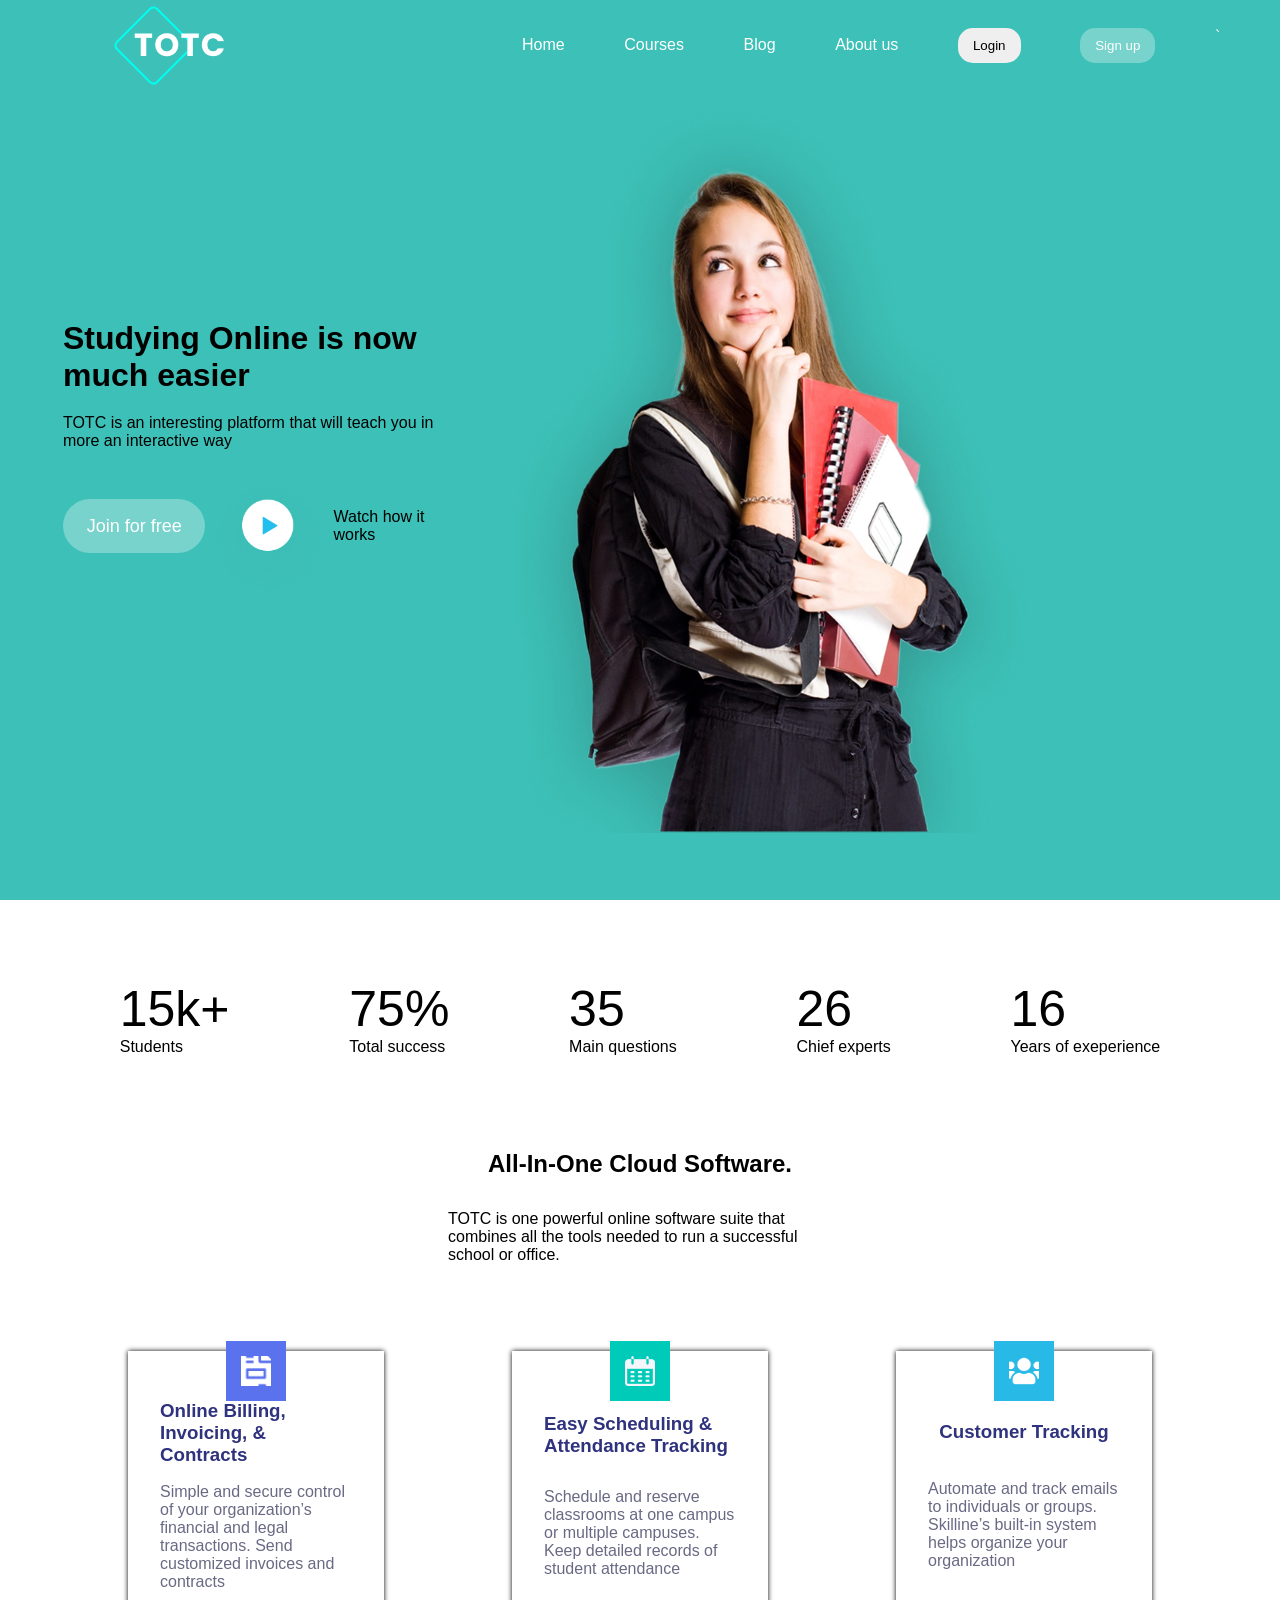
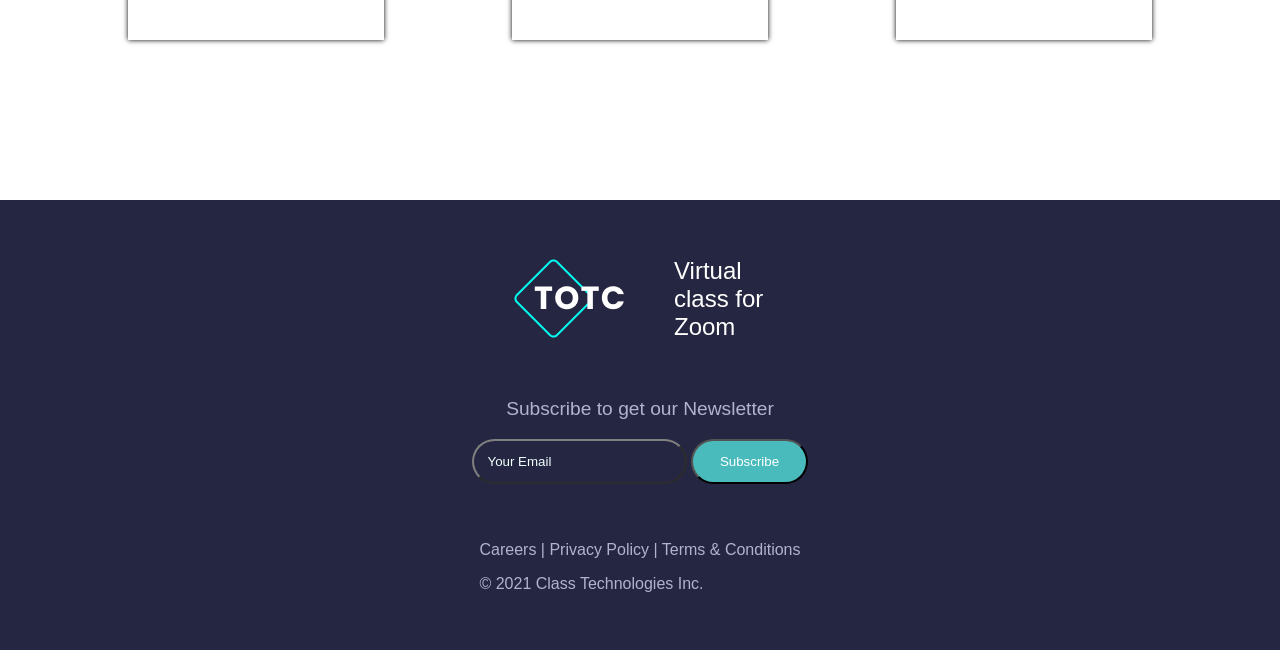
<file: index.html>
<html>
<link rel="stylesheet" href="index.css">

<body>
    <div class="landing">
        <div class="header">
            <div id="logo">
                <img src="/images/Group 112.png" alt="">
            </div>  
            <div id="pages">
                <a href="index.html" target="_blank">Home</a>
                <a href="course.html" target="_blank">Courses</a> <a href="">Blog</a>
                <a href="about.html" target="_blank">About us</a>
                <button
                    style="padding: 10px; padding-left: 15px; padding-right: 15px; border-radius: 15px; border: none;">Login</button>
                <button
                    style="padding: 10px; padding-left: 15px; padding-right: 15px; border-radius: 15px; border: none; background-color: #FFFFFF4D; color: white;">Sign
                    up</button>
                `
            </div>
        </div>

        <div class="page1">
            <div class="info">
                <div style="display: flex; gap: 10px; padding-bottom: 20px;">
                    <h1>Studying Online is now much easier</h1>
                </div>
                <p>TOTC is an interesting platform that will teach you in more an interactive way</p>
                <div class="buttons">
                    <button
                        style="height: 3em; width: 10em; border-style: none; background-color: #FFFFFF4D; color: white; font-size: large; border-radius: 30px;">Join
                        for free</button>
                    <img style="height: 8em; width: 8em; padding-top: 1.5em;" src="/images/Group 4.png" alt="">
                    <p style="color: black;">Watch how it works</p>
                </div>
            </div>
            <div>
                <img id="cute-girl" src="/images/lovely-teenage-girl-with-curly-hair-posing-yellow-tshirt-min 1.png"
                    alt="">
            </div>
        </div>
    </div>
    <div class="page2">
        <div class="numbers">
            <div>
                <p style="font-size: 50px;">15k+</p>
                <p>Students</p>
            </div>
            <div>
                <p style="font-size: 50px;">75%</p>
                <p>Total success</p>
            </div>
            <div>
                <p style="font-size: 50px;">35</p>
                <p>Main questions</p>
            </div>
            <div>
                <p style="font-size: 50px;">26</p>
                <p>Chief experts</p>
            </div>
            <div>
                <p style="font-size: 50px;">16</p>
                <p>Years of exeperience</p>
            </div>
        </div>
        <div class="data">
            <div class="info">
                <h2>All-In-One Cloud Software.</h2>
                <p style="padding-top: 2em;">TOTC is one powerful online software suite that combines all the tools
                    needed to run a successful
                    school or office.</p>
            </div>
            <div class="boxes">
                <div class="box">
                    <div
                        style="background-color: #5B72EE; height: 60px; width: 60px; display: flex; justify-content: center; align-items: center; position: absolute; top: 149%;">
                        <img class="logos" src="/images/file-invoice 1.png" alt="">
                    </div>
                    <h3 style="color: #2F327D;">Online Billing, Invoicing, & Contracts</h3>
                    <p style="color: #696984;">Simple and secure control of your organization’s financial and legal
                        transactions. Send
                        customized invoices and contracts</p>
                </div>
                <div class="box">
                    <div
                        style="background-color: #00CBB8; height: 60px; width: 60px; display: flex; justify-content: center; align-items: center; position: absolute; top: 149%;">
                        <img class="logos" src="/images/calendar 2.png" alt="">
                    </div>
                    <h3 style="color: #2F327D;">Easy Scheduling & Attendance Tracking</h3>
                    <p style="color: #696984;">Schedule and reserve classrooms at one campus or multiple campuses. Keep
                        detailed records of
                        student attendance</p>
                </div>
                <div class="box">
                    <div
                        style="background-color: #29B9E7; height: 60px; width: 60px; display: flex; justify-content: center; align-items: center; position: absolute; top: 149%;">
                        <img class="logos" src="/images/users 1.png" alt="">
                    </div>
                    <h3 style="color: #2F327D;">Customer Tracking</h3>
                    <p style="color: #696984;">Automate and track emails to individuals or groups. Skilline’s built-in
                        system helps organize
                        your organization </p>
                </div>
            </div>
        </div>
    </div>

    <div class="page3">
        <div style="display: flex; align-items: center;  justify-content:space-between; width: 20%;">
            <img src="/images/Group 112.png" alt="">
            <p style="font-size: x-large; color: white; padding-left: 2em;">Virtual class for Zoom</p>
        </div>
        <div style="display: flex; flex-direction: column; align-items: center;">
            <p style="font-size:larger; padding-bottom: 1em;">Subscribe to get our Newsletter</p>
            <div>
                <button
                    style="padding: 1em; padding-right: 10em; background: none; color: azure; border-color: grey; border-radius: 25px;">Your
                    Email</button>
                <button
                    style="background-color: rgba(73, 187, 189, 1); padding: 1em; padding-left: 2em;padding-right: 2em; color: white; border-radius: 25px;">Subscribe</button>
            </div>
        </div>
        <div>
            <p>Careers | Privacy Policy | Terms & Conditions</p>
            <p style="padding-top: 1em;">© 2021 Class Technologies Inc. </p>
        </div>
    </div>
</body>

</html>
</file>
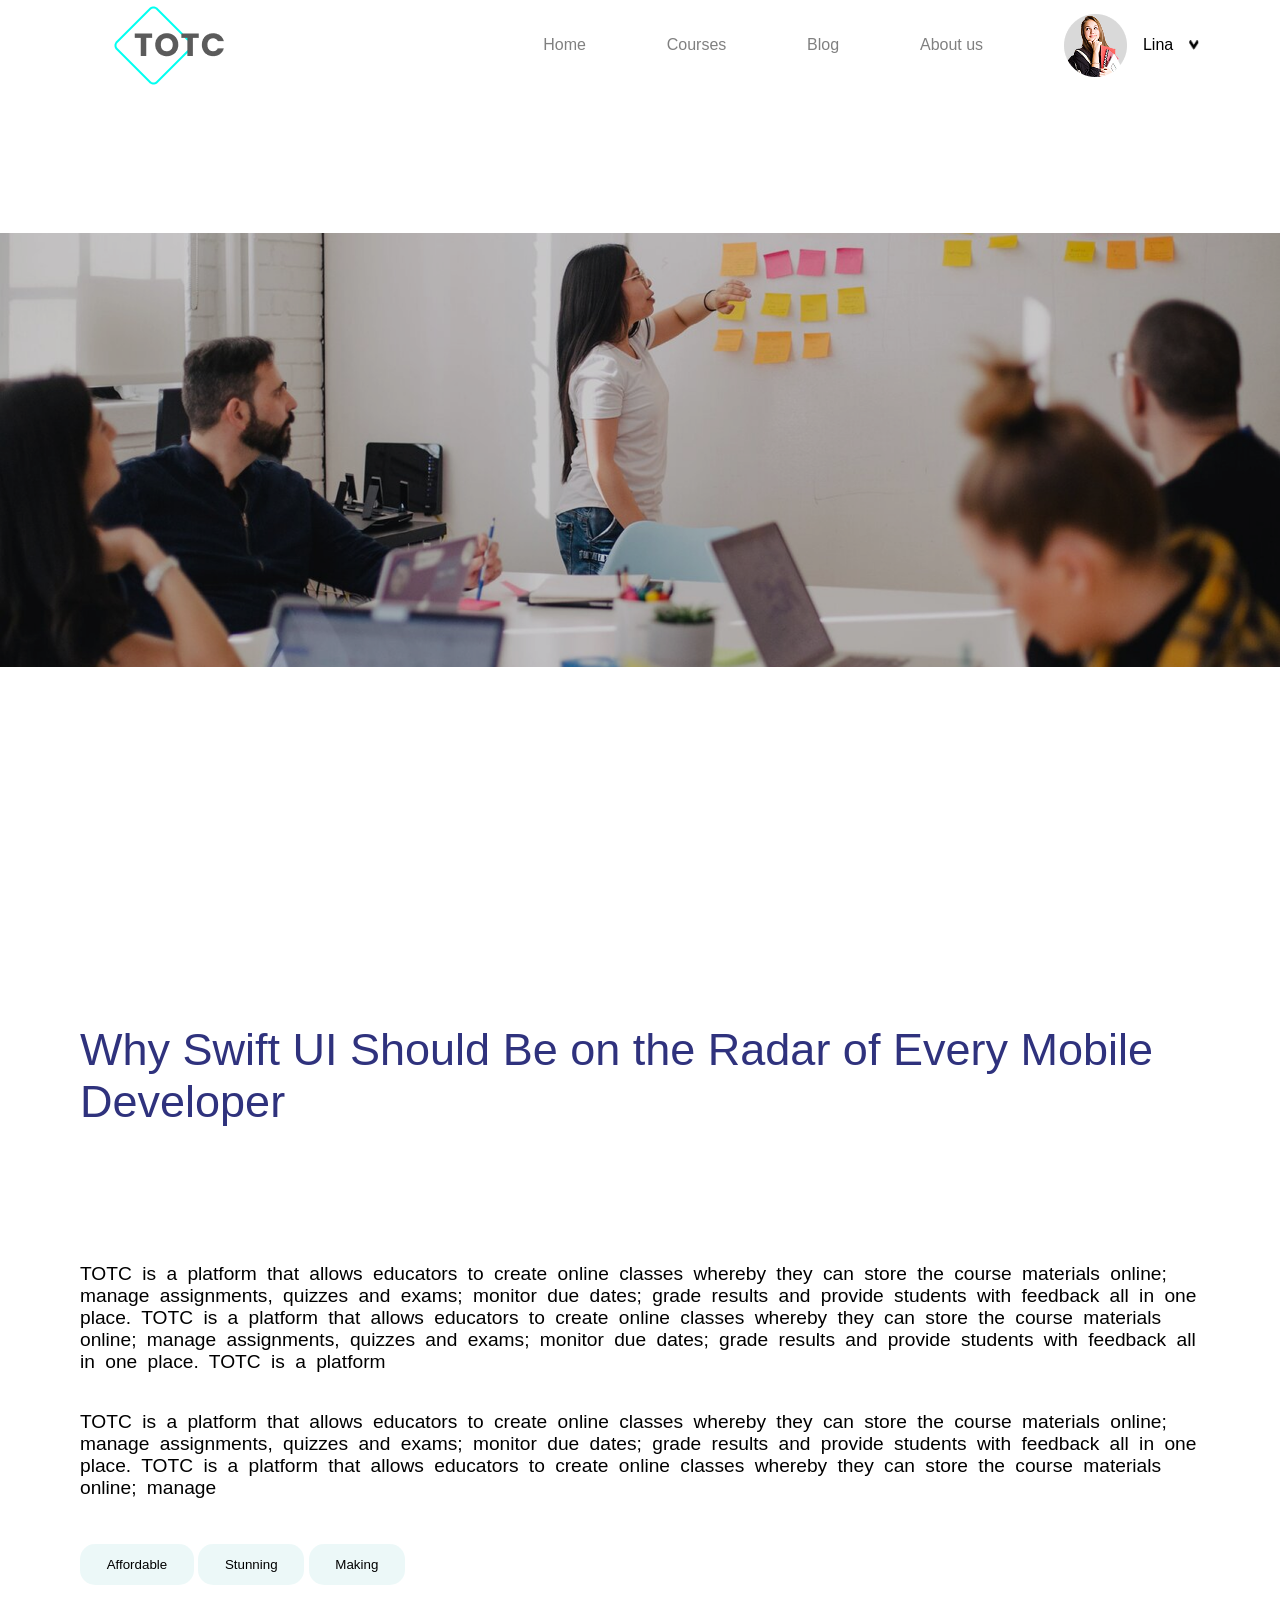
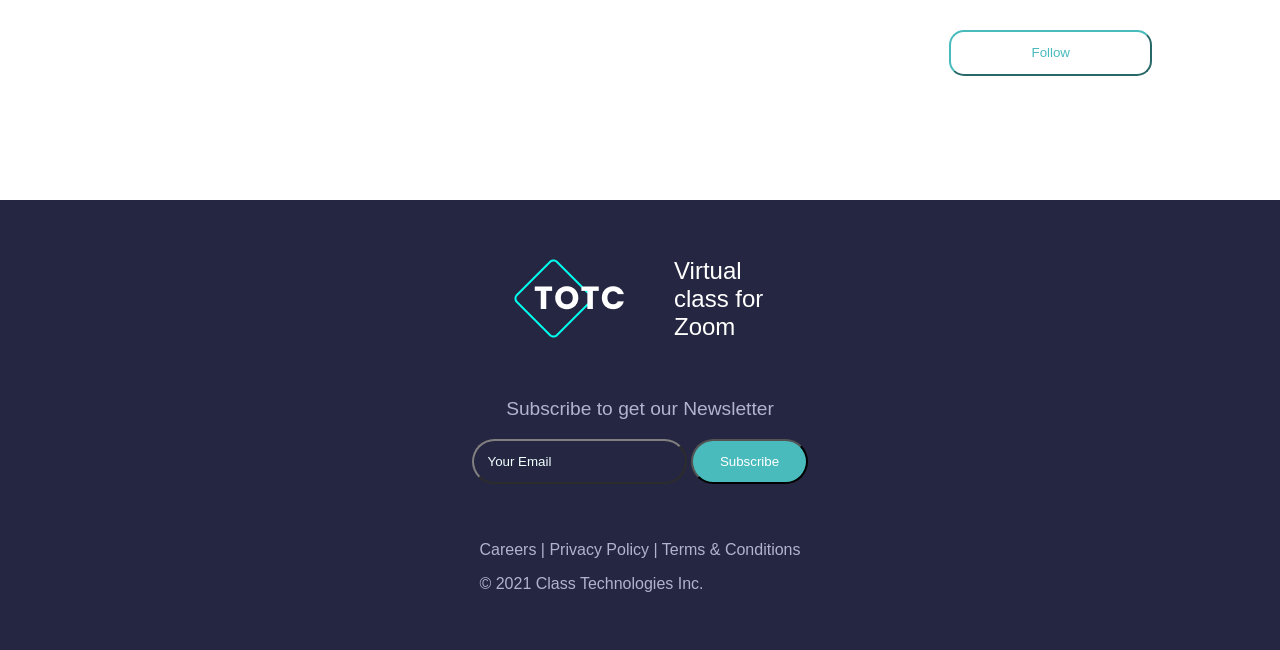
<file: about.html>
<html>
<link rel="stylesheet" href="about.css">

<body>
    <div class="page1">
        <div class="header">
            <div id="logo">
                <img src="/images/Group 235.png" alt="">
            </div>
            <div id="pages">
                <a href="index.html" target="_blank">Home</a>
                <a href="course.html" target="_blank">Courses</a> <a href="">Blog</a>
                <a href="">About us</a>
                <div class="profile">
                    <img src="/images/Group 234.png" alt="">
                    <p style="color: black; padding-left: 1em;">Lina</p>
                    <img style="height: 10px; width: 10px; padding-left: 1em;" src="/images/.png" alt="">
                </div>
            </div>
        </div>
        <img style="width: 100%; height: 100%; object-fit: contain;" src="/images/Group 236.png" alt="">
    </div>
    <div class="page2">
        <p style="font-size: 45px; color: rgba(47, 50, 125, 1); padding-bottom: 2em;">Why Swift UI Should Be on the Radar of Every Mobile Developer</p>
        <div>
            <p style="letter-spacing: 2%; font-size: larger; word-spacing: 2%; word-spacing:5px;">TOTC is a platform that allows educators to create online classes whereby they can store the course materials
            online; manage assignments, quizzes and exams; monitor due dates; grade results and provide students with
            feedback all in one place.
            TOTC is a platform that allows educators to create online classes whereby they can store the course
            materials online; manage assignments, quizzes and exams; monitor due dates; grade results and provide
            students with feedback all in one place.
            TOTC is a platform </p>
        <p style="letter-spacing: 2%; font-size: larger; word-spacing: 2%; padding-top: 2em; word-spacing: 5px;" >TOTC is a platform that allows educators to create online classes whereby they can store the course materials
            online; manage assignments, quizzes and exams; monitor due dates; grade results and provide students with
            feedback all in one place.
            TOTC is a platform that allows educators to create online classes whereby they can store the course
            materials online; manage </p>
        </div>
        <div>
            <button style="padding: 1em; padding-left: 2em; padding-right: 2em; border-radius: 15px; border: none; background-color: rgba(73, 187, 189, 0.1);">Affordable</button>
            <button style="padding: 1em; padding-left: 2em; padding-right: 2em; border-radius: 15px; border: none; background-color: rgba(73, 187, 189, 0.1);">Stunning</button>
            <button style="padding: 1em; padding-left: 2em; padding-right: 2em; border-radius: 15px; border: none; background-color: rgba(73, 187, 189, 0.1);">Making</button>
        </div>
        <div style="display: flex; justify-content: end; padding-right: 3em;">
        <button style="padding: 1em; padding-left: 6em;  padding-right: 6em; border-radius: 15px; border-color: rgba(73, 187, 189, 1); color: rgba(73, 187, 189, 1); background-color: white;" >Follow</button>
        </div>
    </div>
     <div class="page3">
        <div style="display: flex; align-items: center;  justify-content:space-between; width: 20%;">
            <img src="/images/Group 112.png" alt="">
            <p style="font-size: x-large; color: white; padding-left: 2em;">Virtual class for Zoom</p>
        </div>
        <div style="display: flex; flex-direction: column; align-items: center;">
            <p style="font-size:larger; padding-bottom: 1em;">Subscribe to get our Newsletter</p>
            <div>
                <button
                    style="padding: 1em; padding-right: 10em; background: none; color: azure; border-color: grey; border-radius: 25px;">Your
                    Email</button>
                <button
                    style="background-color: rgba(73, 187, 189, 1); padding: 1em; padding-left: 2em;padding-right: 2em; color: white; border-radius: 25px;">Subscribe</button>
            </div>
        </div>
        <div>
            <p>Careers | Privacy Policy | Terms & Conditions</p>
            <p style="padding-top: 1em;">© 2021 Class Technologies Inc. </p>
        </div>
    </div>
</body>
</html>
</file>
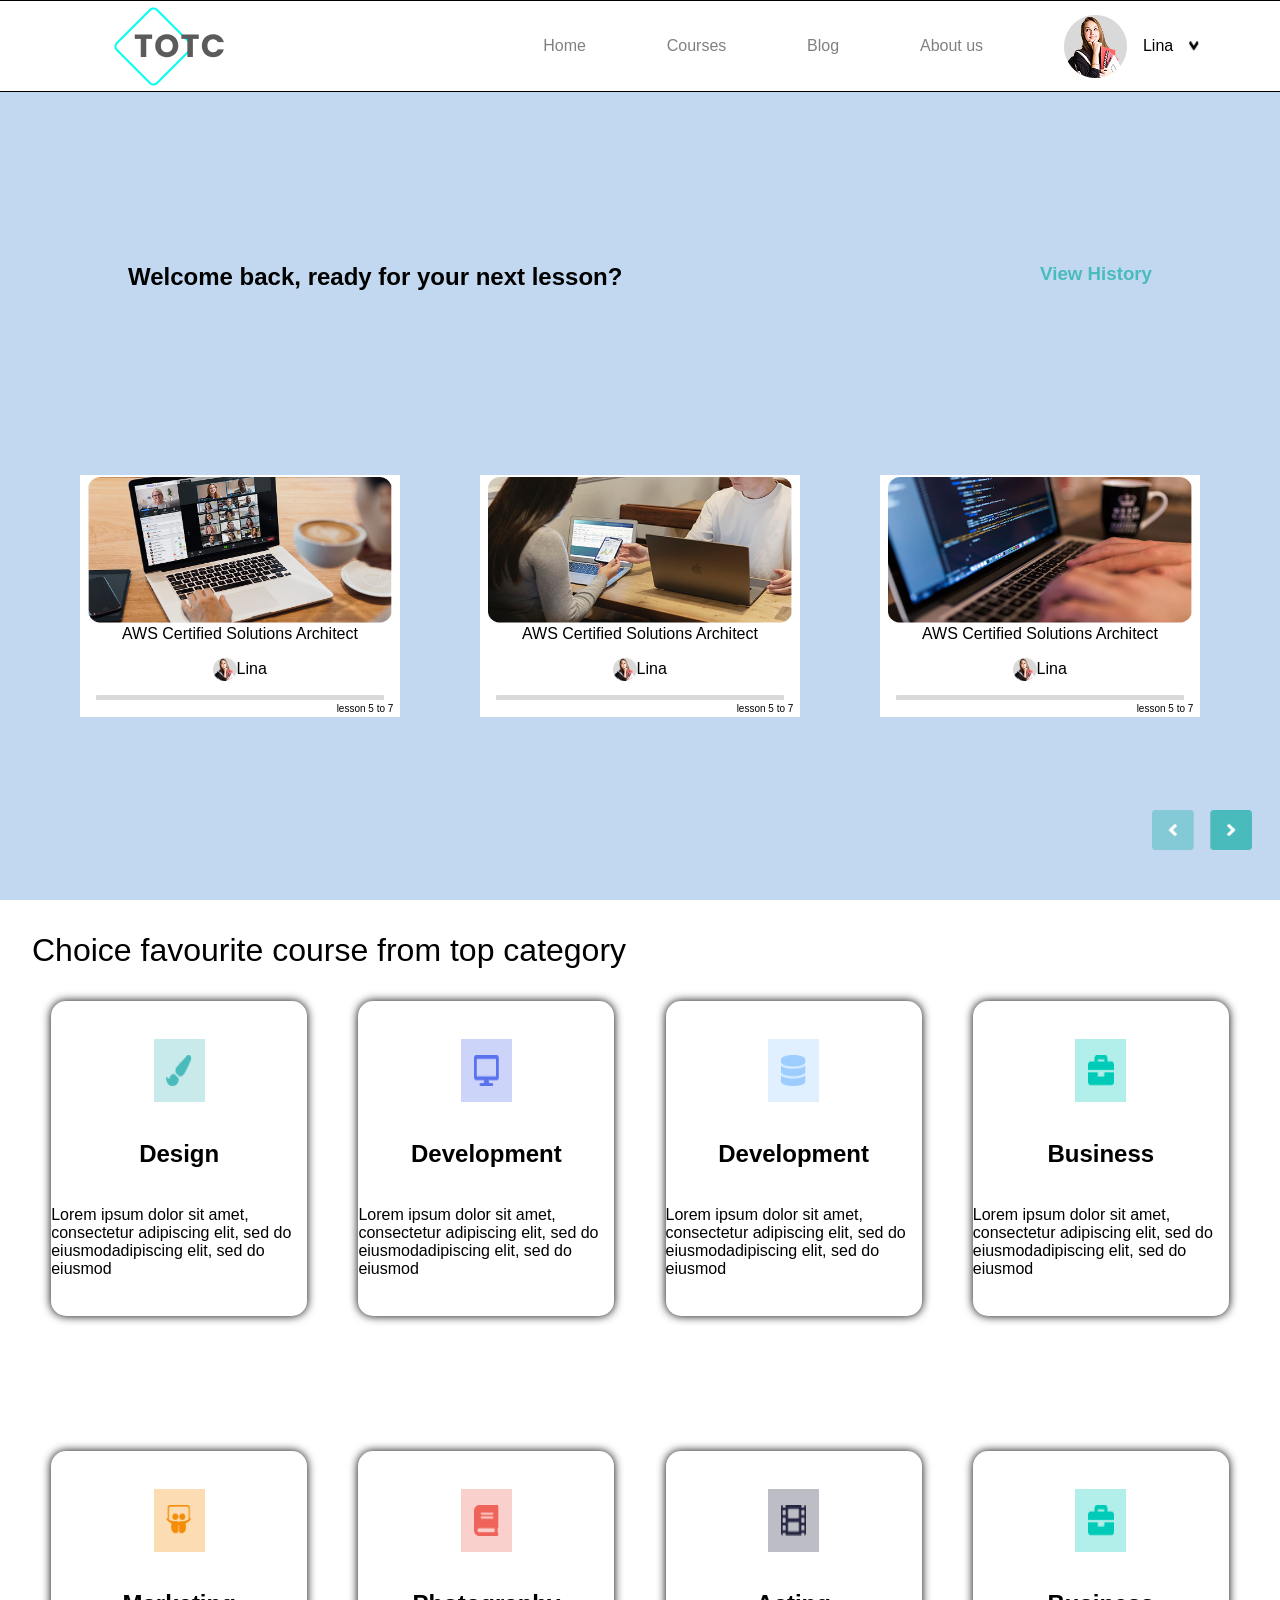
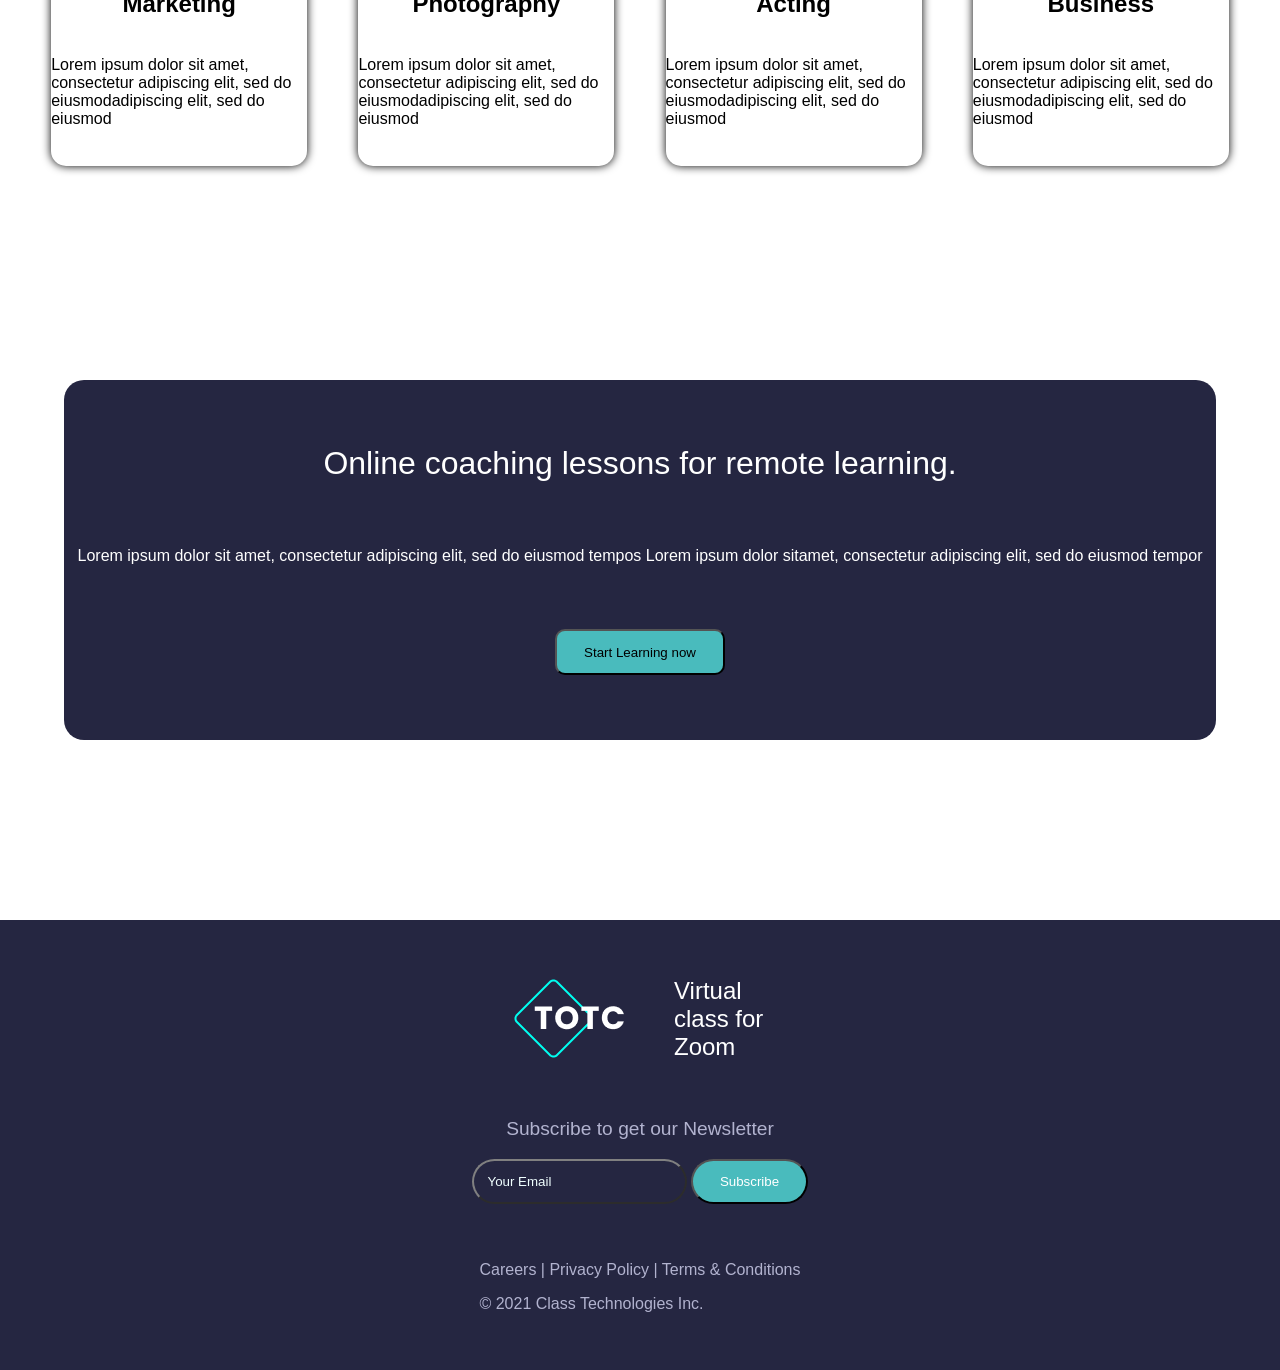
<file: course.html>
<html>
<link rel="stylesheet" href="course.css">

<body>
    <div class="page1">
        <div class="header">
            <div id="logo">
                <img src="/images/Group 235.png" alt="">
            </div>
            <div id="pages">
                <a href="index.html" target="_blank">Home</a>
                <a href="course.html" target="_blank">Courses</a> <a href="">Blog</a>
                <a href="about.html" target="_blank">About us</a>
                <div class="profile">
                    <img src="/images/Group 234.png" alt="">
                    <p style="color: black; padding-left: 1em;">Lina</p>
                    <img style="height: 10px; width: 10px; padding-left: 1em;" src="/images/.png" alt="">
                </div>
            </div>
        </div>
        <div class="data">
            <h2>Welcome back, ready for your next lesson?</h2>
            <h3 style="color: rgba(73, 187, 189, 1);">View History</h3>
        </div>
        <div style="display: flex; justify-content: space-evenly; padding-top: 0%;">
            <div class="architect">
                <img style="width: 95%; height: 60%;" src="/images/Group 40.png" alt="">
                <p>AWS Certified Solutions Architect</p>
                <div style="display: flex; align-items: center; justify-content: start;">
                    <img style="height: 50%; width: 50%;" src="/images/Group 234.png" alt="">
                    <p>Lina</p>
                </div>
                <img style="width: 90%;" src="/images/Rectangle 94.png" alt="">
                <p style="font-size: x-small;padding-left: 25em;">lesson 5 to 7</p>
            </div>
            <div class="architect">
                <img style="width: 95%; height: 60%;" src="/images/Group 40 (1).png" alt="">
                <p>AWS Certified Solutions Architect</p>
                <div style="display: flex; align-items: center; justify-content: start;">
                    <img style="height: 50%; width: 50%;" src="/images/Group 234.png" alt="">
                    <p>Lina</p>
                </div>
                <img style="width: 90%;" src="/images/Rectangle 94.png" alt="">
                <p style="font-size: x-small;padding-left: 25em;">lesson 5 to 7</p>
            </div>
            <div class="architect">
                <img style="width: 95%; height: 60%;" src="/images/Group 40 (2).png" alt="">
                <p>AWS Certified Solutions Architect</p>
                <div style="display: flex; align-items: center; justify-content: start;">
                    <img style="height: 50%; width: 50%;" src="/images/Group 234.png" alt="">
                    <p>Lina</p>
                </div>
                <img style="width: 90%;" src="/images/Rectangle 94.png" alt="">
                <p style="font-size: x-small;padding-left: 25em;">lesson 5 to 7</p>
            </div>
        </div>
        <div style="position: absolute; top: 90%; left: 90%;">
            <img style="height: 40px; width: 100px;" src="/images/Group 248.png" alt="">
        </div>
    </div>

    <div class="page2">
        <p style="font-size:xx-large; padding-bottom: 1em; padding:1em;">Choice favourite course from top category</p>
        <div style="display: flex; justify-content: space-evenly; height: 50%;">
            <div class="box">
                <div
                    style="height: 20%; width: 20%; background-color: rgba(73, 187, 189, 0.3); display: flex; justify-content: center; align-items: center;">
                    <img style="width: 50%; height: 50%;" src="/images/brush.png " alt="">
                </div>
                <h2>Design</h2>
                <p>Lorem ipsum dolor sit amet, consectetur adipiscing elit, sed do eiusmodadipiscing elit, sed do
                    eiusmod</p>
            </div>
            <div class="box">
                <div
                    style="height: 20%; width: 20%; background-color: rgba(91, 114, 238, 0.3); display: flex; justify-content: center; align-items: center;">
                    <img style="width: 50%; height: 50%;" src="/images/machine.png" alt="">
                </div>
                <h2>Development</h2>
                <p>Lorem ipsum dolor sit amet, consectetur adipiscing elit, sed do eiusmodadipiscing elit, sed do
                    eiusmod</p>
            </div>
            <div class="box">
                <div
                    style="height: 20%; width: 20%; background-color: rgba(157, 204, 255, 0.3); display: flex; justify-content: center; align-items: center;">
                    <img style="width: 50%; height: 50%;" src="/images/3.png" alt="">
                </div>
                <h2>Development</h2>
                <p>Lorem ipsum dolor sit amet, consectetur adipiscing elit, sed do eiusmodadipiscing elit, sed do
                    eiusmod</p>
            </div>
            <div class="box">
                <div
                    style="height: 20%; width: 20%; background-color: rgba(0, 203, 184, 0.3); display: flex; justify-content: center; align-items: center;">
                    <img style="width: 50%; height: 50%;" src="/images/4.png" alt="">
                </div>
                <h2>Business</h2>
                <p>Lorem ipsum dolor sit amet, consectetur adipiscing elit, sed do eiusmodadipiscing elit, sed do
                    eiusmod</p>
            </div>
        </div>
        <div style="display: flex; justify-content: space-evenly; height: 50%;">
            <div class="box">
                <div
                    style="height: 20%; width: 20%; background-color: rgba(244, 140, 6, 0.3); display: flex; justify-content: center; align-items: center;">
                    <img style="width: 50%; height: 50%;" src="/images/5.png" alt="">
                </div>
                <h2>Marketing</h2>
                <p>Lorem ipsum dolor sit amet, consectetur adipiscing elit, sed do eiusmodadipiscing elit, sed do
                    eiusmod</p>
            </div>
            <div class="box">
                <div
                    style="height: 20%; width: 20%; background-color: rgba(238, 100, 91, 0.3); display: flex; justify-content: center; align-items: center;">
                    <img style="width: 50%; height: 50%;" src="/images/6.png" alt="">
                </div>
                <h2>Photography</h2>
                <p>Lorem ipsum dolor sit amet, consectetur adipiscing elit, sed do eiusmodadipiscing elit, sed do
                    eiusmod</p>
            </div>
            <div class="box">
                <div
                    style="height: 20%; width: 20%; background-color: rgba(37, 38, 65, 0.3); display: flex; justify-content: center; align-items: center;">
                    <img style="width: 50%; height: 50%;" src="/images/7.png" alt="">
                </div>
                <h2>Acting</h2>
                <p>Lorem ipsum dolor sit amet, consectetur adipiscing elit, sed do eiusmodadipiscing elit, sed do
                    eiusmod</p>
            </div>
            <div class="box">
                <div
                    style="height: 20%; width: 20%; background-color: rgba(0, 203, 184, 0.3); display: flex; justify-content: center; align-items: center;">
                    <img style="width: 50%; height: 50%;" src="/images/4.png " alt="">
                </div>
                <h2>Business</h2>
                <p>Lorem ipsum dolor sit amet, consectetur adipiscing elit, sed do eiusmodadipiscing elit, sed do
                    eiusmod</p>
            </div>
        </div>
    </div>
    <div class="page3">
        <div id="page3-data">
            <p style="font-size: xx-large;">Online coaching lessons for remote learning.</p>
            <p>Lorem ipsum dolor sit amet, consectetur adipiscing elit, sed do eiusmod tempos Lorem ipsum dolor sitamet,
                consectetur adipiscing elit, sed do eiusmod tempor</p>
            <button
                style="background-color: rgba(73, 187, 189, 1); padding: 1em; padding-left: 2em;padding-right: 2em; border-radius: 10px;">Start
                Learning now</button>
        </div>
    </div>
    <div class="page4">
        <div style="display: flex; align-items: center;  justify-content:space-between; width: 20%;">
            <img src="/images/Group 112.png" alt="">
            <p style="font-size: x-large; color: white; padding-left: 2em;">Virtual class for Zoom</p>
        </div>
        <div style="display: flex; flex-direction: column; align-items: center;">
            <p style="font-size:larger; padding-bottom: 1em;">Subscribe to get our Newsletter</p>
            <div>
                <button
                    style="padding: 1em; padding-right: 10em; background: none; color: azure; border-color: grey; border-radius: 25px;">Your
                    Email</button>
                <button
                    style="background-color: rgba(73, 187, 189, 1); padding: 1em; padding-left: 2em;padding-right: 2em; color: white; border-radius: 25px;">Subscribe</button>
            </div>
        </div>
        <div>
            <p>Careers | Privacy Policy | Terms & Conditions</p>
            <p style="padding-top: 1em;">© 2021 Class Technologies Inc. </p>
        </div>
    </div>
</body>

</html>
</file>
<file: index.css>
*{
    padding: 0%;
    margin: 0%;
}

*{
  font-family: "Open Sans", sans-serif;
  font-optical-sizing: auto;
  font-style: normal;
  font-variation-settings:"wdth" 100;
}
.landing{
    width: 100vw;
    height: 100vh;
    background-color: #3dc0b7;
    /* border: 1px solid black; */
}
#logo{
    width: 30%;
    padding-left: 7em;
}
#pages{
    width: 70%;
    display: flex;
    color: white;
    justify-content: space-evenly;
}
.header{
    height: 10%;
    width: 100%;
    /* border: 1px solid black; */
    display: flex;
    align-items: center;
}
a{
    color: white;
    text-decoration: none;
    padding-top: 0.5em;
}
.info{
    height: 50%;
    width: 30%;
    display: flex;
    flex-direction: column;
    color: white;
    justify-content: space-evenly;
}
.buttons{
    display: flex;
    align-items: center;
}
.page1{
    display: flex;
    justify-content: space-evenly;
    align-items: center;
    padding-left: 1rem;
    border-radius: 50px;
}
#cute-girl{
    height: 50%;
    width: 75%;
}
.page2{
    height: 100vh;
    width: 100vw;
    display: flex;
    flex-direction: column;
    justify-content: space-evenly;
}
.numbers{
    height: 10%;
    padding-top: 5em;
    display: flex;
    justify-content: space-evenly;
}
.info{
    width: 30%;
    color: black;
    display: flex;
    justify-content: center;
    align-items: center;
}
.box{
    width: 20%;
    height: 100%;
    box-shadow: 0px 0px 5px;
    display: flex;
    flex-direction: column;
    justify-content: space-evenly;
    padding-top: 3em;
    align-items: center;
    padding: 2em;
    box-sizing: border-box;
}
.boxes{
    height: 50%;
    padding-bottom: 10em;
    display: flex;
    justify-content: space-evenly;
    align-items: center;
}
.data{
    height: 90%;
    display: flex;
    flex-direction: column;
    align-items: center;
    justify-content: space-between;
}
.logos{
    height: 30px;
    width: 30px;
    object-fit: cover;
}
.page3{
    background-color: rgba(37, 38, 65, 1);
    height: 50%;
    width: 100%;
    color: rgba(178, 179, 207, 1);
    display: flex;
    flex-direction: column;
    justify-content: space-evenly;
    align-items: center;
}
</file>
<file: about.css>
*{
    padding: 0%;
    margin: 0%;
}
*{
  font-family: "Open Sans", sans-serif;
  font-optical-sizing: auto;
  font-style: normal;
  font-variation-settings:"wdth" 100;
}
a{
    text-decoration: none;
    color:gray;
}
.header{
    height: 10%;
    width: 100vw;
    /* border: 1px solid black; */
    display: flex;
    align-items: center;
    background-color: white;
    position: absolute;
    top: 0%;
}
#logo{
    width: 30%;
    padding-left: 7em;
}
#pages{
    width: 70%;
    display: flex;
    color: white;
    align-items: center;
    justify-content: space-evenly;
}
.profile{
    
    display: flex;
    align-items: center;
    justify-content: space-evenly;
}
.page1{
    height: 100vh;
    width: 100vw;
}
.page2{
    height: 100vh;
    width: 100vw;
    display: flex;
    flex-direction: column;
    justify-content: space-evenly;
    padding: 5rem;
    box-sizing: border-box;
}
.page3{
    background-color: rgba(37, 38, 65, 1);
    height: 50vh;
    width: 100vw;
    color: rgba(178, 179, 207, 1);
    display: flex;
    flex-direction: column;
    justify-content: space-evenly;
    align-items: center;
}
</file>
<file: course.css>
*{
    padding: 0%;
    margin: 0%;
}
*{
  font-family: "Open Sans", sans-serif;
  font-optical-sizing: auto;
  font-style: normal;
  font-variation-settings:"wdth" 100;
}
a{
    text-decoration: none;
    color:gray;
}
.page1{
    width: 100vw;
    height: 100vh;
    background-color: rgb(193, 216, 240);
    display: flex;
    flex-direction: column;
    justify-content: space-evenly;
    align-items: center;
}
.header{
    height: 10%;
    width: 100vw;
    border: 1px solid black;
    display: flex;
    align-items: center;
    background-color: white;
    position: absolute;
    top: 0%;
}
#logo{
    width: 30%;
    padding-left: 7em;
}
#pages{
    width: 70%;
    display: flex;
    color: white;
    align-items: center;
    justify-content: space-evenly;
}
.profile{
    
    display: flex;
    align-items: center;
    justify-content: space-evenly;
}
.data{
    width: 80%;
    display: flex;
    justify-content: space-between;
    padding-top: 5em;
}
.architect{
    width: 25%;
    height: 100%;
    background-color: white;
    display: flex;
    flex-direction: column;
    align-items: center;
    justify-content: space-evenly;
    box-sizing: border-box;
}
.page2{
    width: 100vw;
    height: 100vh;
    /* padding: 2rem; */
}
.box{
    height:70%;
    width: 20%;
    box-shadow: 0px 0px 10px 0px;
    display: flex;
    flex-direction: column;
    justify-content: space-evenly;
    align-items:center;
    border-radius: 15px;
}
.page3{
    height: 80vh;
    width: 100vw;
    display: flex;
    align-items: center;
    justify-content: center;
}
#page3-data{
    height: 50%;
    width: 90%;
    background-color: rgba(37, 38, 65, 1);
    color: white;
    display: flex;
    flex-direction: column;
    justify-content: space-evenly;
    align-items: center;
    border-radius: 20px;
}
.page4{
    background-color: rgba(37, 38, 65, 1);
    height: 50vh;
    width: 100vw;
    color: rgba(178, 179, 207, 1);
    display: flex;
    flex-direction: column;
    justify-content: space-evenly;
    align-items: center;
}
</file>
